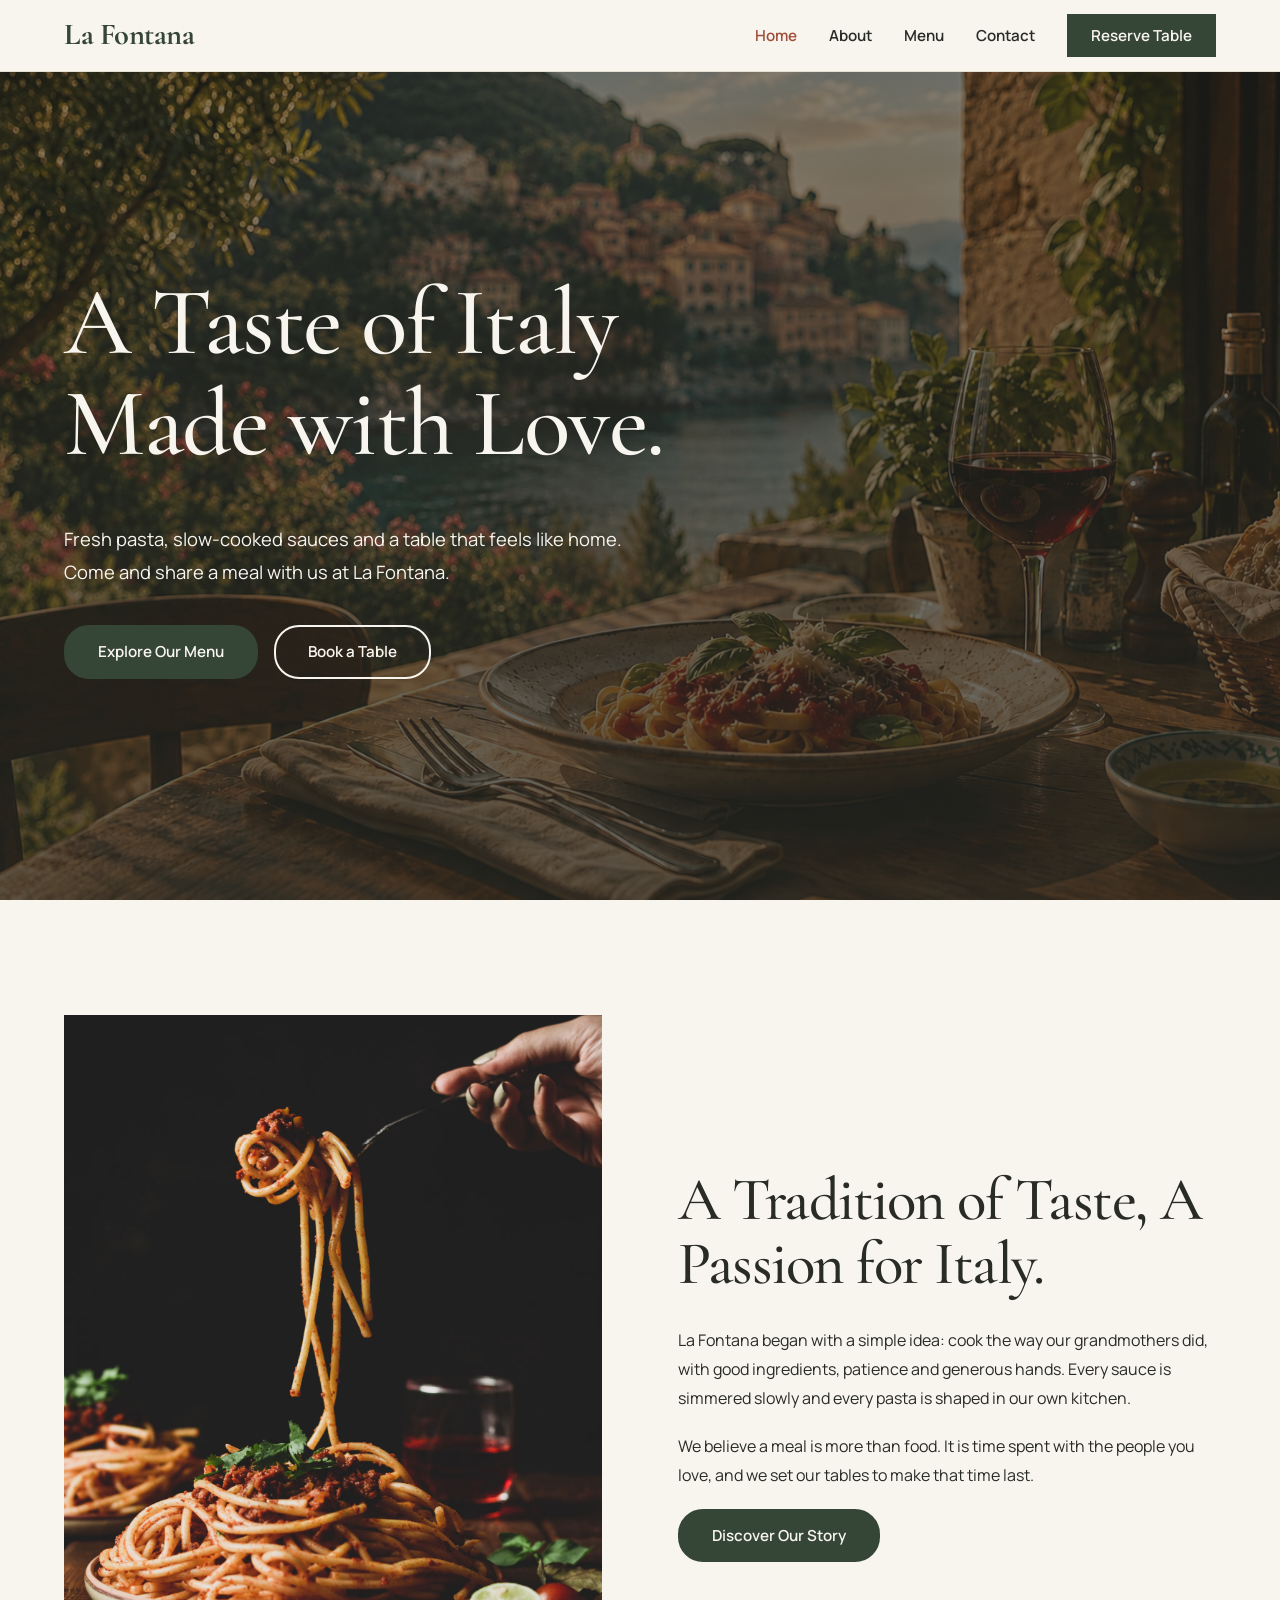
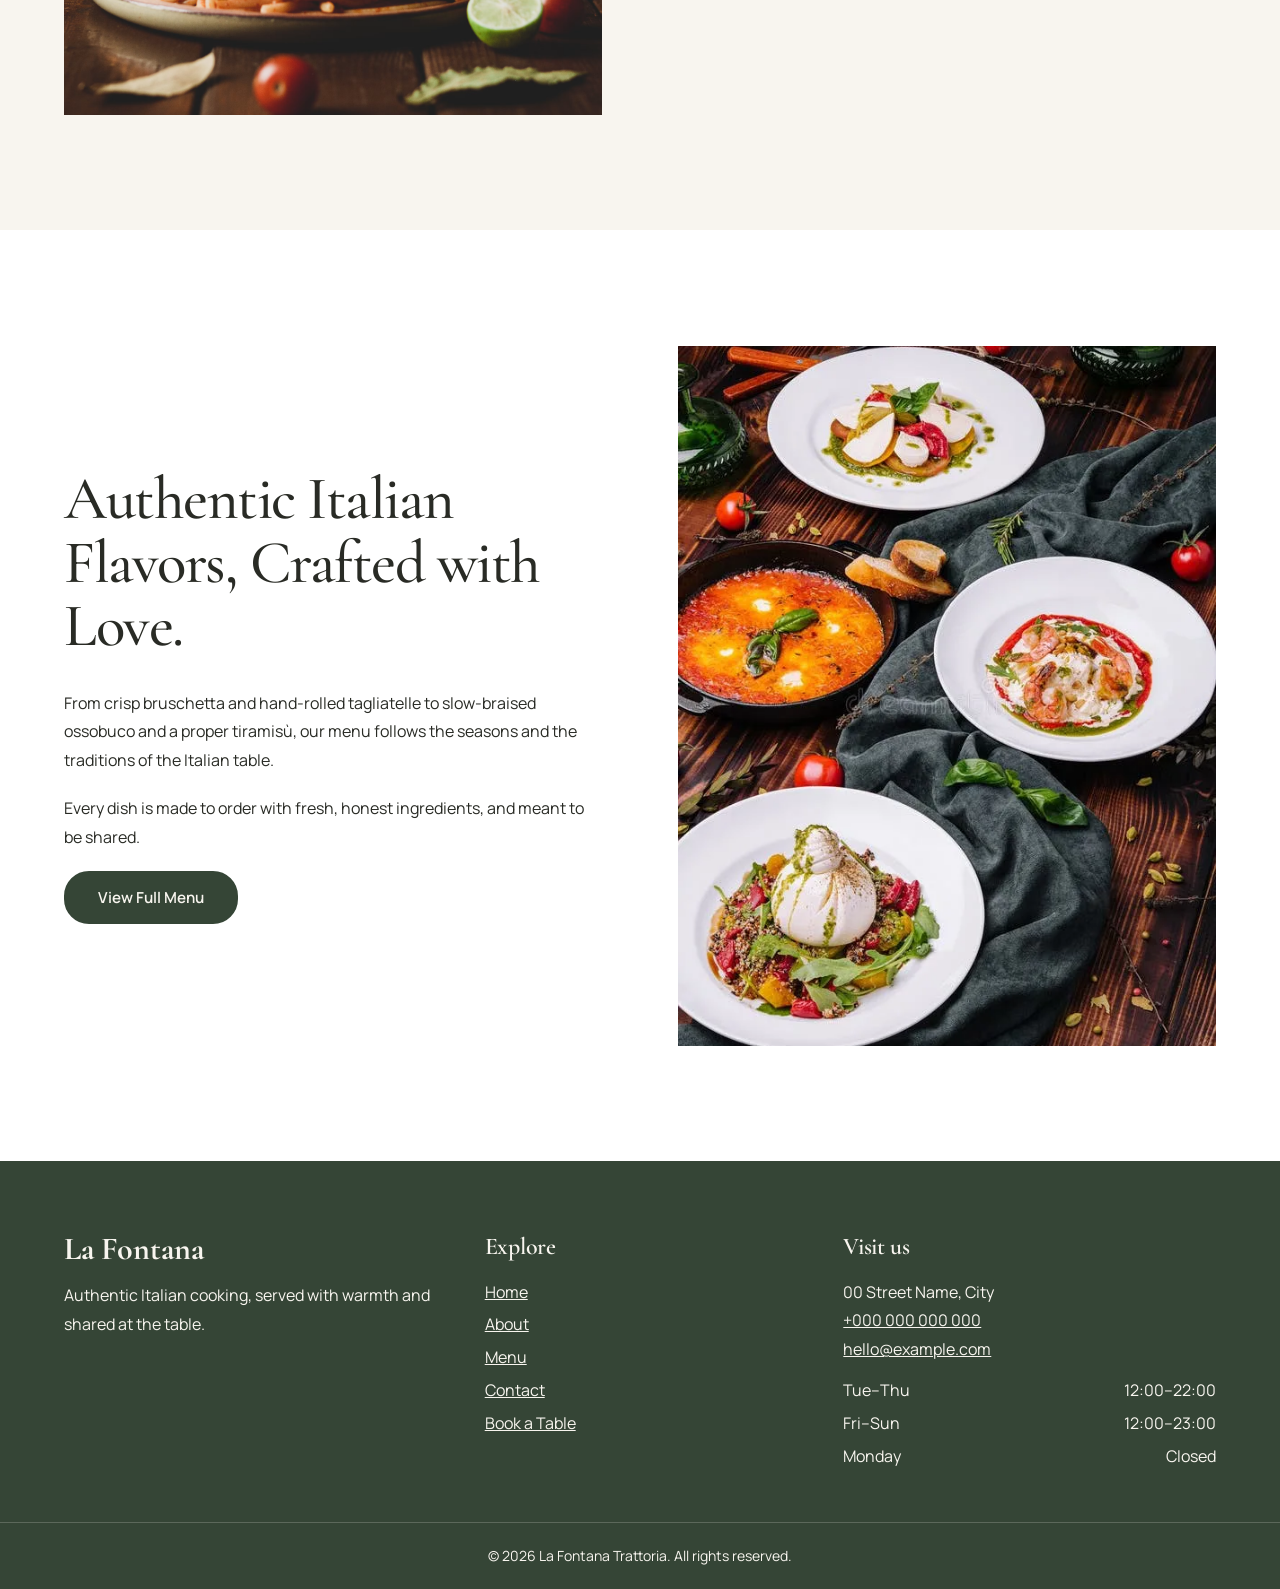
<file: index.html>
<!DOCTYPE html>
<html lang="en">
<head>
<meta charset="UTF-8">
<meta name="viewport" content="width=device-width, initial-scale=1">
<title>La Fontana Trattoria | Authentic Italian Restaurant</title>
<meta name="description" content="La Fontana Trattoria serves authentic Italian pasta, antipasti and desserts made with love. Explore the menu and book a table.">
<link rel="preconnect" href="https://fonts.googleapis.com">
<link rel="preconnect" href="https://fonts.gstatic.com" crossorigin>
<link href="https://fonts.googleapis.com/css2?family=Cormorant+Garamond:wght@500;600;700&family=Manrope:wght@400;600&display=swap" rel="stylesheet">
<link rel="stylesheet" href="style.css">
<script>try{if(!matchMedia("(prefers-reduced-motion: reduce)").matches&&(!document.referrer||new URL(document.referrer).origin!==location.origin))document.documentElement.classList.add("intro-play")}catch(e){}</script>
<script src="main.js" defer></script>
</head>
<body>
<header class="site-header"><div class="header-inner"><a class="logo" href="index.html">La Fontana</a><button class="nav-toggle" type="button" aria-expanded="false" aria-controls="site-nav" aria-label="Open menu"><span></span><span></span><span></span></button><nav id="site-nav" class="nav" aria-label="Main"><ul>
<li><a aria-current="page" href="index.html">Home</a></li>
<li><a href="about.html">About</a></li>
<li><a href="menu.html">Menu</a></li>
<li><a href="contact.html">Contact</a></li>
<li><a class="btn-reserve" href="booking.html">Reserve Table</a></li>
</ul></nav></div></header>
<div class="intro" aria-hidden="true"><span>La Fontana</span></div>
<main id="main">
<section class="hero" aria-labelledby="hero-title">
<div class="hero-inner">
<h1 id="hero-title" class="hero-anim" style="--i:0">A Taste of Italy<br>Made with Love.</h1>
<p class="hero-anim" style="--i:1">Fresh pasta, slow-cooked sauces and a table that feels like home. Come and share a meal with us at La Fontana.</p>
<div class="hero-actions hero-anim" style="--i:2"><a class="btn" href="menu.html">Explore Our Menu</a><a class="btn btn-ghost" href="booking.html">Book a Table</a></div>
</div>
</section>

<section class="section" aria-labelledby="about-title">
<div class="container split">
<img src="assets/About.png" alt="Guests sharing dishes at a table in La Fontana Trattoria" loading="lazy" width="800" height="700">
<div>
<h2 id="about-title">A Tradition of Taste, A Passion for Italy.</h2>
<p>La Fontana began with a simple idea: cook the way our grandmothers did, with good ingredients, patience and generous hands. Every sauce is simmered slowly and every pasta is shaped in our own kitchen.</p>
<p>We believe a meal is more than food. It is time spent with the people you love, and we set our tables to make that time last.</p>
<a class="btn" href="about.html">Discover Our Story</a>
</div>
</div>
</section>

<section class="section alt" aria-labelledby="menu-title">
<div class="container split">
<div>
<h2 id="menu-title">Authentic Italian Flavors, Crafted with Love.</h2>
<p>From crisp bruschetta and hand-rolled tagliatelle to slow-braised ossobuco and a proper tiramisù, our menu follows the seasons and the traditions of the Italian table.</p>
<p>Every dish is made to order with fresh, honest ingredients, and meant to be shared.</p>
<a class="btn" href="menu.html">View Full Menu</a>
</div>
<img src="assets/Menu.png" alt="Fresh Italian dishes from the La Fontana menu" loading="lazy" width="800" height="700">
</div>
</section>
</main>
<footer class="site-footer">
<div class="footer-grid">
<div><p class="footer-logo">La Fontana</p><p>Authentic Italian cooking, served with warmth and shared at the table.</p></div>
<nav aria-label="Footer"><h2 class="footer-h">Explore</h2><ul class="plain">
<li><a href="index.html">Home</a></li><li><a href="about.html">About</a></li><li><a href="menu.html">Menu</a></li><li><a href="contact.html">Contact</a></li><li><a href="booking.html">Book a Table</a></li>
</ul></nav>
<div><h2 class="footer-h">Visit us</h2>
<address>00 Street Name, City<br><a href="tel:+000000000000">+000 000 000 000</a><br><a href="mailto:hello@example.com">hello@example.com</a></address>
<ul class="plain hours"><li><span>Tue–Thu</span><span>12:00–22:00</span></li><li><span>Fri–Sun</span><span>12:00–23:00</span></li><li><span>Monday</span><span>Closed</span></li></ul></div>
</div>
<div class="footer-bottom">© <span id="year">2026</span> La Fontana Trattoria. All rights reserved.</div>
</footer>
</body>
</html>
</file>
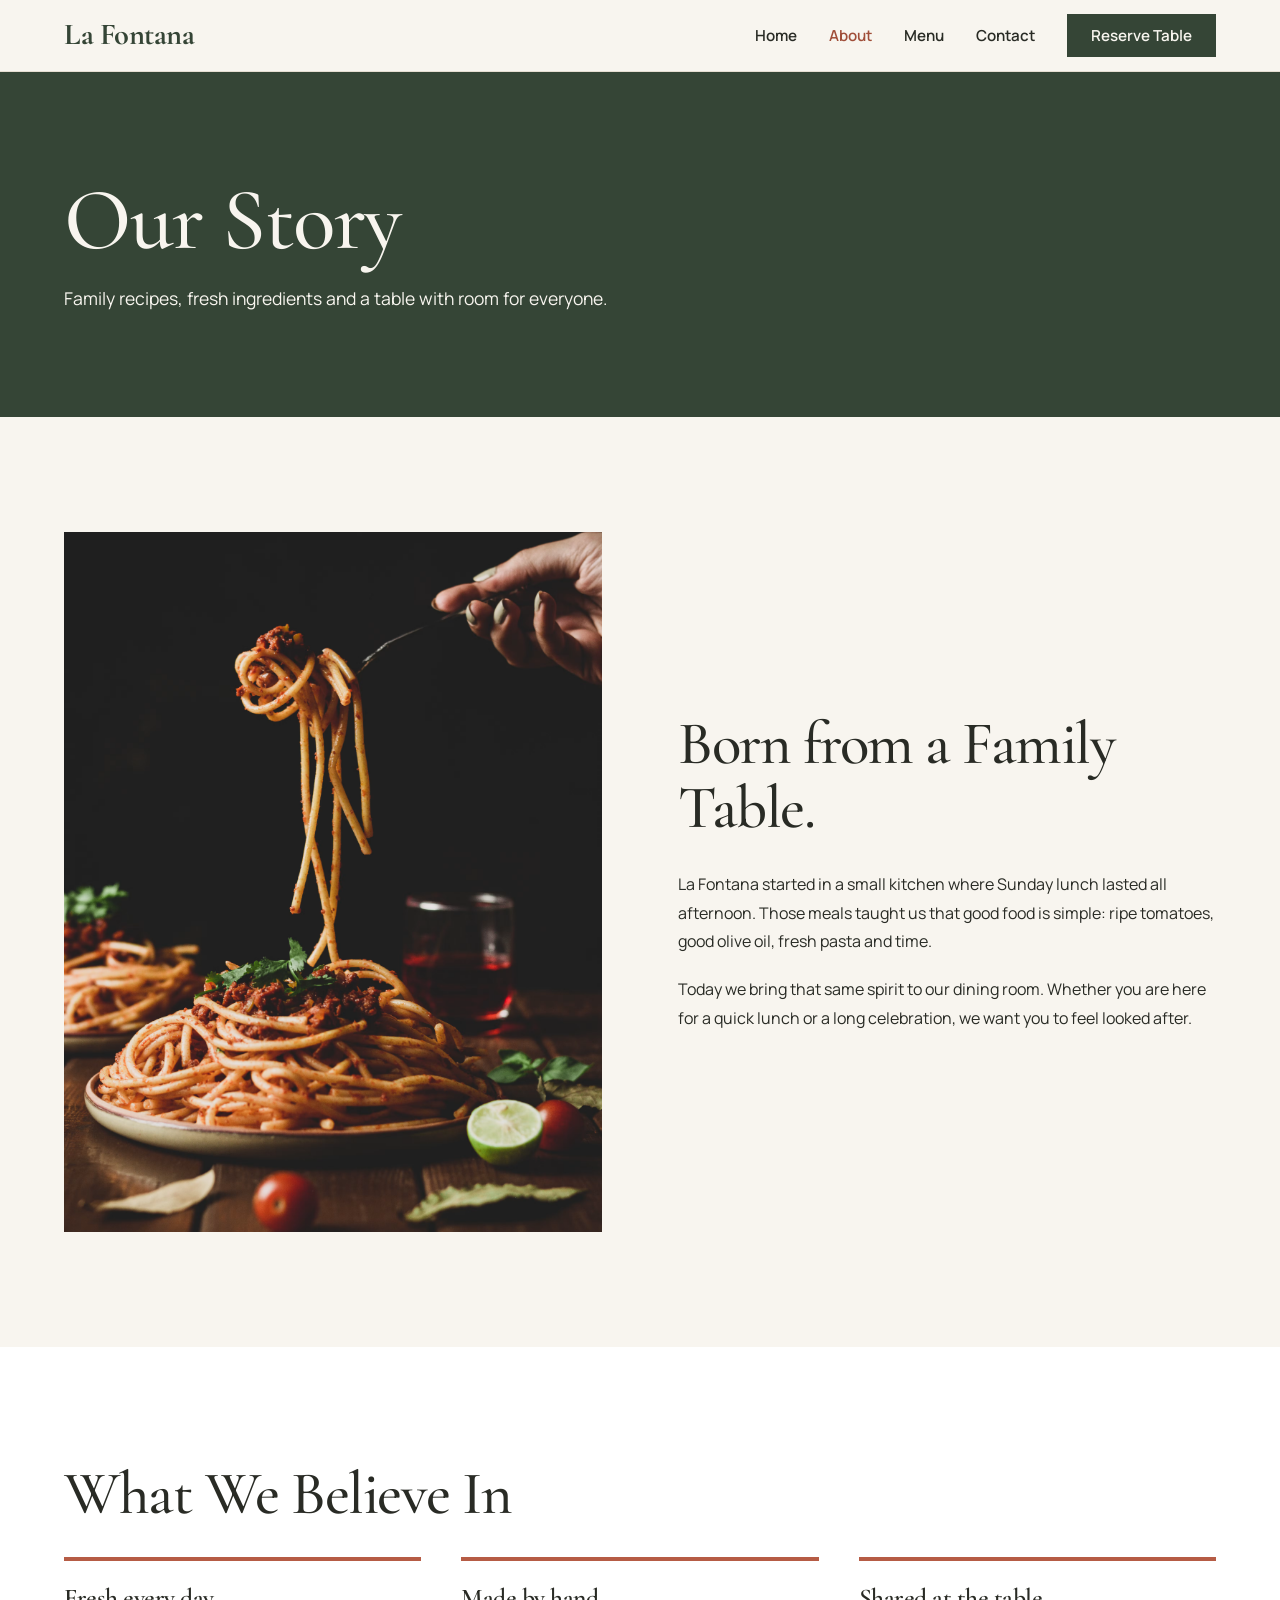
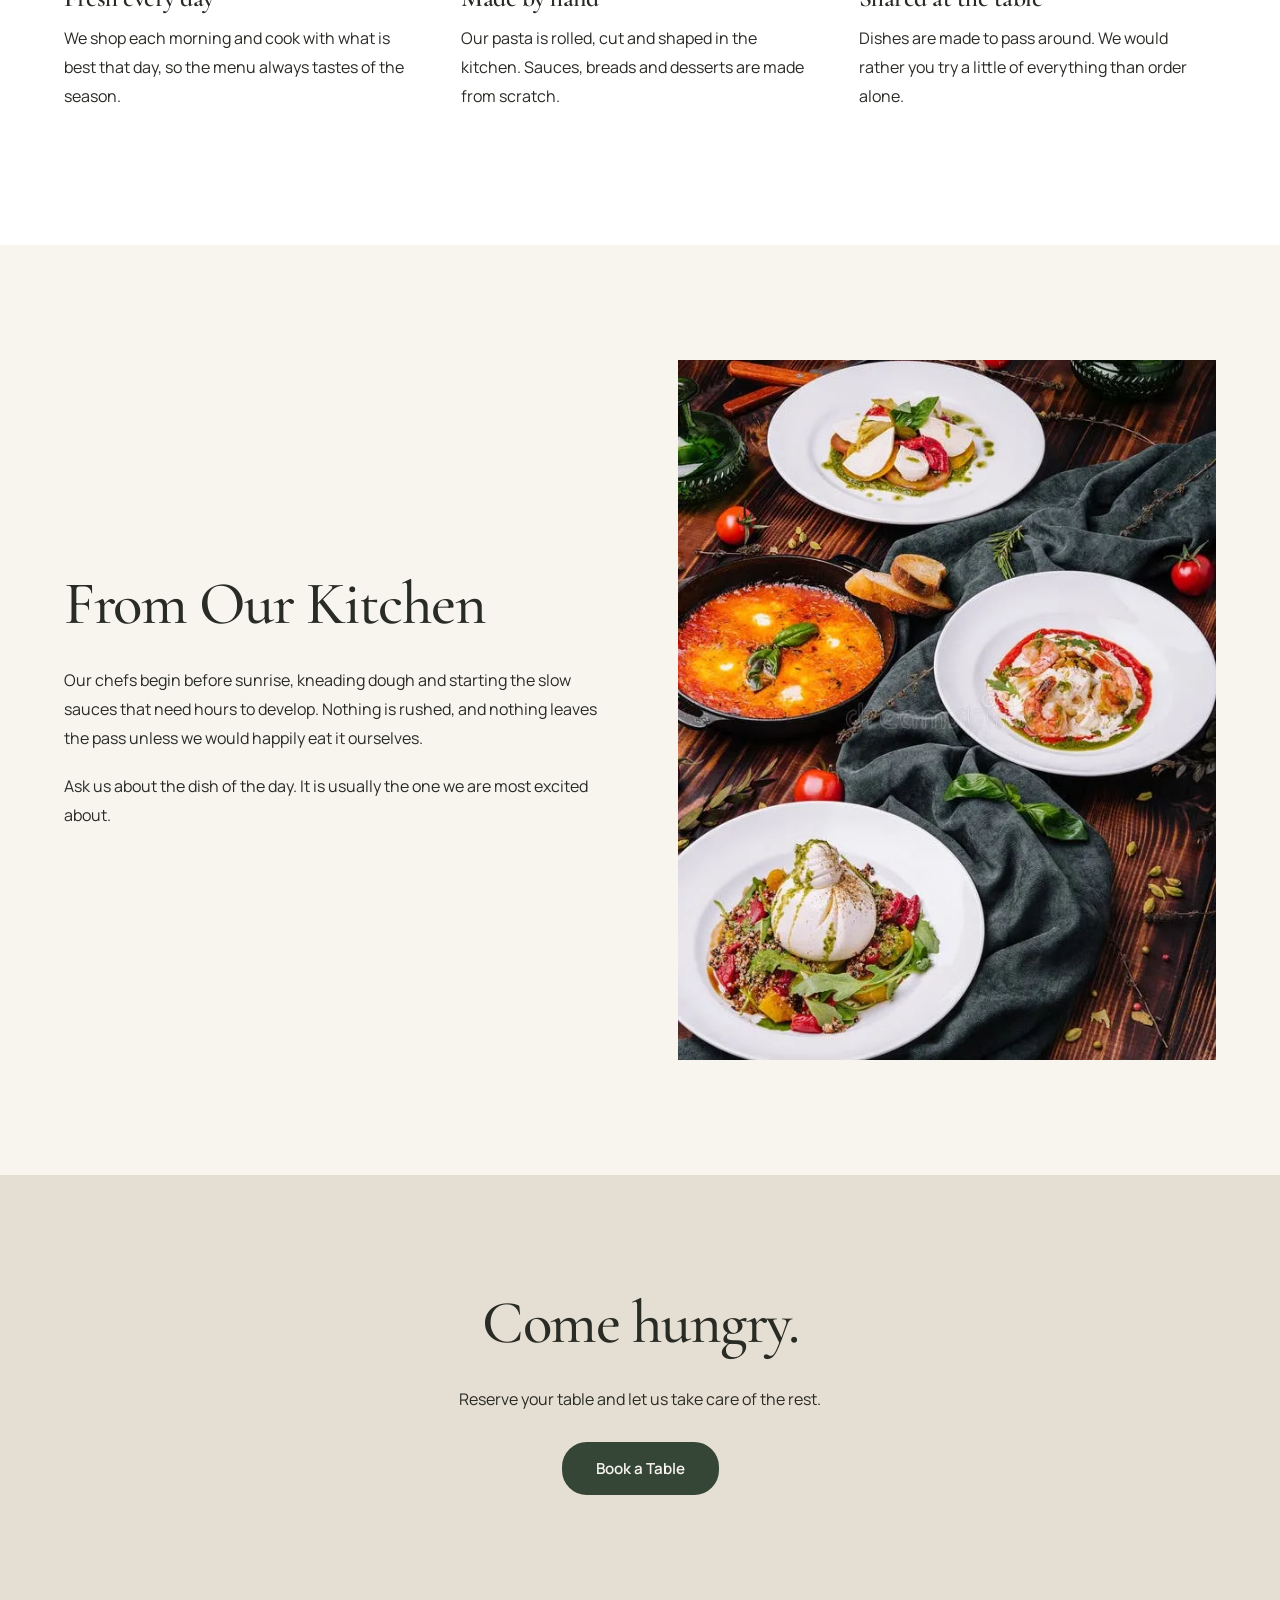
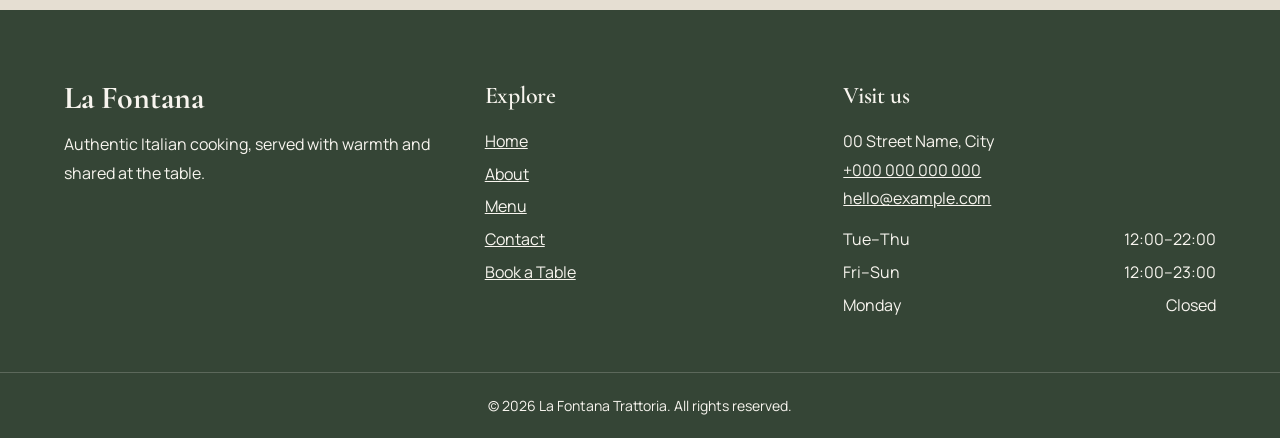
<file: about.html>
<!DOCTYPE html>
<html lang="en">
<head>
<meta charset="UTF-8">
<meta name="viewport" content="width=device-width, initial-scale=1">
<title>Our Story | La Fontana Trattoria</title>
<meta name="description" content="Learn the story behind La Fontana Trattoria: fresh ingredients, handmade pasta and a love of sharing meals.">
<link rel="preconnect" href="https://fonts.googleapis.com">
<link rel="preconnect" href="https://fonts.gstatic.com" crossorigin>
<link href="https://fonts.googleapis.com/css2?family=Cormorant+Garamond:wght@500;600;700&family=Manrope:wght@400;600&display=swap" rel="stylesheet">
<link rel="stylesheet" href="style.css">

<script src="main.js" defer></script>
</head>
<body>
<header class="site-header"><div class="header-inner"><a class="logo" href="index.html">La Fontana</a><button class="nav-toggle" type="button" aria-expanded="false" aria-controls="site-nav" aria-label="Open menu"><span></span><span></span><span></span></button><nav id="site-nav" class="nav" aria-label="Main"><ul>
<li><a href="index.html">Home</a></li>
<li><a aria-current="page" href="about.html">About</a></li>
<li><a href="menu.html">Menu</a></li>
<li><a href="contact.html">Contact</a></li>
<li><a class="btn-reserve" href="booking.html">Reserve Table</a></li>
</ul></nav></div></header>
<main id="main">
<header class="page-header"><h1>Our Story</h1><p>Family recipes, fresh ingredients and a table with room for everyone.</p></header>

<section class="section" aria-labelledby="story-title">
<div class="container split">
<img src="assets/About.png" alt="Guests sharing dishes at a table in La Fontana Trattoria" loading="lazy" width="800" height="700">
<div>
<h2 id="story-title">Born from a Family Table.</h2>
<p>La Fontana started in a small kitchen where Sunday lunch lasted all afternoon. Those meals taught us that good food is simple: ripe tomatoes, good olive oil, fresh pasta and time.</p>
<p>Today we bring that same spirit to our dining room. Whether you are here for a quick lunch or a long celebration, we want you to feel looked after.</p>
</div>
</div>
</section>

<section class="section alt" aria-labelledby="values-title">
<div class="container">
<h2 id="values-title">What We Believe In</h2>
<div class="values">
<div class="value"><h3>Fresh every day</h3><p>We shop each morning and cook with what is best that day, so the menu always tastes of the season.</p></div>
<div class="value"><h3>Made by hand</h3><p>Our pasta is rolled, cut and shaped in the kitchen. Sauces, breads and desserts are made from scratch.</p></div>
<div class="value"><h3>Shared at the table</h3><p>Dishes are made to pass around. We would rather you try a little of everything than order alone.</p></div>
</div>
</div>
</section>

<section class="section" aria-labelledby="kitchen-title">
<div class="container split">
<div>
<h2 id="kitchen-title">From Our Kitchen</h2>
<p>Our chefs begin before sunrise, kneading dough and starting the slow sauces that need hours to develop. Nothing is rushed, and nothing leaves the pass unless we would happily eat it ourselves.</p>
<p>Ask us about the dish of the day. It is usually the one we are most excited about.</p>
</div>
<img src="assets/Menu.png" alt="Dishes being prepared in the La Fontana kitchen" loading="lazy" width="800" height="700">
</div>
</section>

<section class="section cta-band" aria-labelledby="cta-title">
<div class="container"><h2 id="cta-title">Come hungry.</h2><p>Reserve your table and let us take care of the rest.</p><a class="btn" href="booking.html">Book a Table</a></div>
</section>
</main>
<footer class="site-footer">
<div class="footer-grid">
<div><p class="footer-logo">La Fontana</p><p>Authentic Italian cooking, served with warmth and shared at the table.</p></div>
<nav aria-label="Footer"><h2 class="footer-h">Explore</h2><ul class="plain">
<li><a href="index.html">Home</a></li><li><a href="about.html">About</a></li><li><a href="menu.html">Menu</a></li><li><a href="contact.html">Contact</a></li><li><a href="booking.html">Book a Table</a></li>
</ul></nav>
<div><h2 class="footer-h">Visit us</h2>
<address>00 Street Name, City<br><a href="tel:+000000000000">+000 000 000 000</a><br><a href="mailto:hello@example.com">hello@example.com</a></address>
<ul class="plain hours"><li><span>Tue–Thu</span><span>12:00–22:00</span></li><li><span>Fri–Sun</span><span>12:00–23:00</span></li><li><span>Monday</span><span>Closed</span></li></ul></div>
</div>
<div class="footer-bottom">© <span id="year">2026</span> La Fontana Trattoria. All rights reserved.</div>
</footer>
</body>
</html>
</file>
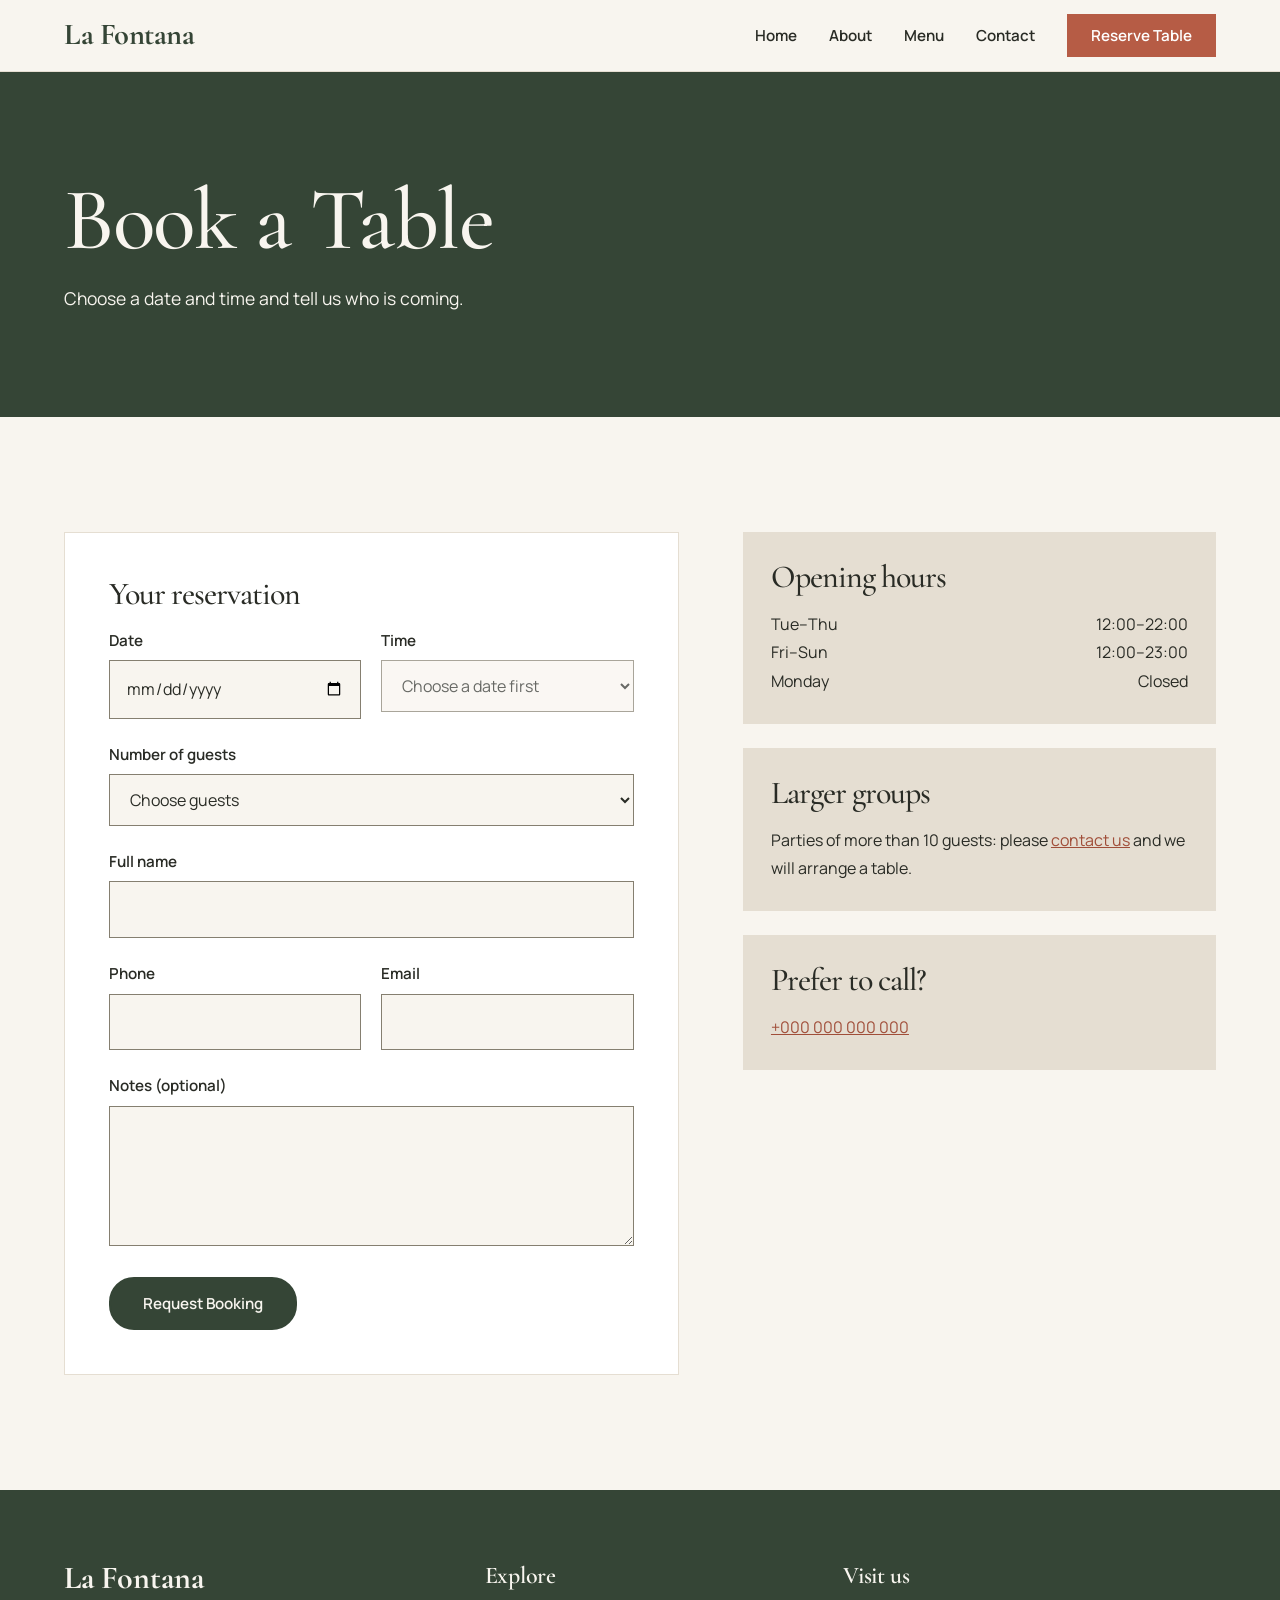
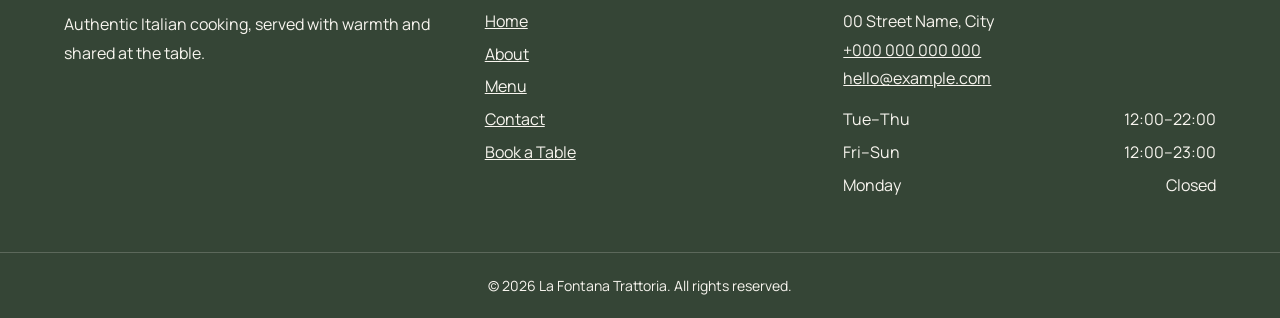
<file: booking.html>
<!DOCTYPE html>
<html lang="en">
<head>
<meta charset="UTF-8">
<meta name="viewport" content="width=device-width, initial-scale=1">
<title>Book a Table | La Fontana Trattoria</title>
<meta name="description" content="Reserve a table at La Fontana Trattoria. Choose your date, time and party size online.">
<link rel="preconnect" href="https://fonts.googleapis.com">
<link rel="preconnect" href="https://fonts.gstatic.com" crossorigin>
<link href="https://fonts.googleapis.com/css2?family=Cormorant+Garamond:wght@500;600;700&family=Manrope:wght@400;600&display=swap" rel="stylesheet">
<link rel="stylesheet" href="style.css">

<script src="main.js" defer></script>
</head>
<body>
<header class="site-header"><div class="header-inner"><a class="logo" href="index.html">La Fontana</a><button class="nav-toggle" type="button" aria-expanded="false" aria-controls="site-nav" aria-label="Open menu"><span></span><span></span><span></span></button><nav id="site-nav" class="nav" aria-label="Main"><ul>
<li><a href="index.html">Home</a></li>
<li><a href="about.html">About</a></li>
<li><a href="menu.html">Menu</a></li>
<li><a href="contact.html">Contact</a></li>
<li><a class="btn-reserve" aria-current="page" href="booking.html">Reserve Table</a></li>
</ul></nav></div></header>
<main id="main">
<header class="page-header"><h1>Book a Table</h1><p>Choose a date and time and tell us who is coming.</p></header>
<section class="section" aria-label="Booking">
<div class="container two-col">
<div class="card">
<h2>Your reservation</h2>
<form id="booking-form" novalidate>
<div class="row">
<div class="field"><label for="date">Date</label><input id="date" name="date" type="date" required data-label="a date" aria-describedby="date-error"><p class="error" id="date-error" aria-live="polite"></p></div>
<div class="field"><label for="time">Time</label><select id="time" name="time" required data-label="a time" aria-describedby="time-hint time-error"><option value="">Choose a date first</option></select><p class="hint" id="time-hint" aria-live="polite"></p><p class="error" id="time-error" aria-live="polite"></p></div>
</div>
<div class="field"><label for="guests">Number of guests</label><select id="guests" name="guests" required data-label="the number of guests" aria-describedby="guests-error"><option value="">Choose guests</option>
<option value="1">1 guest</option>
<option value="2">2 guests</option>
<option value="3">3 guests</option>
<option value="4">4 guests</option>
<option value="5">5 guests</option>
<option value="6">6 guests</option>
<option value="7">7 guests</option>
<option value="8">8 guests</option>
<option value="9">9 guests</option>
<option value="10">10 guests</option>
</select><p class="error" id="guests-error" aria-live="polite"></p></div>
<div class="field"><label for="name">Full name</label><input id="name" name="name" type="text" autocomplete="name" required aria-describedby="name-error"><p class="error" id="name-error" aria-live="polite"></p></div>
<div class="row">
<div class="field"><label for="phone">Phone</label><input id="phone" name="phone" type="tel" autocomplete="tel" required aria-describedby="phone-error"><p class="error" id="phone-error" aria-live="polite"></p></div>
<div class="field"><label for="email">Email</label><input id="email" name="email" type="email" autocomplete="email" required aria-describedby="email-error"><p class="error" id="email-error" aria-live="polite"></p></div>
</div>
<div class="field"><label for="notes">Notes (optional)</label><textarea id="notes" name="notes" aria-describedby="notes-error"></textarea><p class="error" id="notes-error" aria-live="polite"></p></div>
<button class="btn" type="submit">Request Booking</button>
</form>
<div id="confirmation" class="confirm" tabindex="-1" hidden><h2 id="confirm-title"></h2><p id="confirm-intro"></p><dl id="confirm-list"></dl><a class="btn" href="index.html">Back to Home</a></div>
</div>
<aside aria-label="Booking information">
<div class="side-box"><h2>Opening hours</h2>
<ul class="plain hours"><li><span>Tue–Thu</span><span>12:00–22:00</span></li><li><span>Fri–Sun</span><span>12:00–23:00</span></li><li><span>Monday</span><span>Closed</span></li></ul>
</div>
<div class="side-box"><h2>Larger groups</h2><p>Parties of more than 10 guests: please <a href="contact.html">contact us</a> and we will arrange a table.</p></div>
<div class="side-box"><h2>Prefer to call?</h2><p><a href="tel:+000000000000">+000 000 000 000</a></p></div>
</aside>
</div>
</section>
</main>
<footer class="site-footer">
<div class="footer-grid">
<div><p class="footer-logo">La Fontana</p><p>Authentic Italian cooking, served with warmth and shared at the table.</p></div>
<nav aria-label="Footer"><h2 class="footer-h">Explore</h2><ul class="plain">
<li><a href="index.html">Home</a></li><li><a href="about.html">About</a></li><li><a href="menu.html">Menu</a></li><li><a href="contact.html">Contact</a></li><li><a href="booking.html">Book a Table</a></li>
</ul></nav>
<div><h2 class="footer-h">Visit us</h2>
<address>00 Street Name, City<br><a href="tel:+000000000000">+000 000 000 000</a><br><a href="mailto:hello@example.com">hello@example.com</a></address>
<ul class="plain hours"><li><span>Tue–Thu</span><span>12:00–22:00</span></li><li><span>Fri–Sun</span><span>12:00–23:00</span></li><li><span>Monday</span><span>Closed</span></li></ul></div>
</div>
<div class="footer-bottom">© <span id="year">2026</span> La Fontana Trattoria. All rights reserved.</div>
</footer>
</body>
</html>
</file>
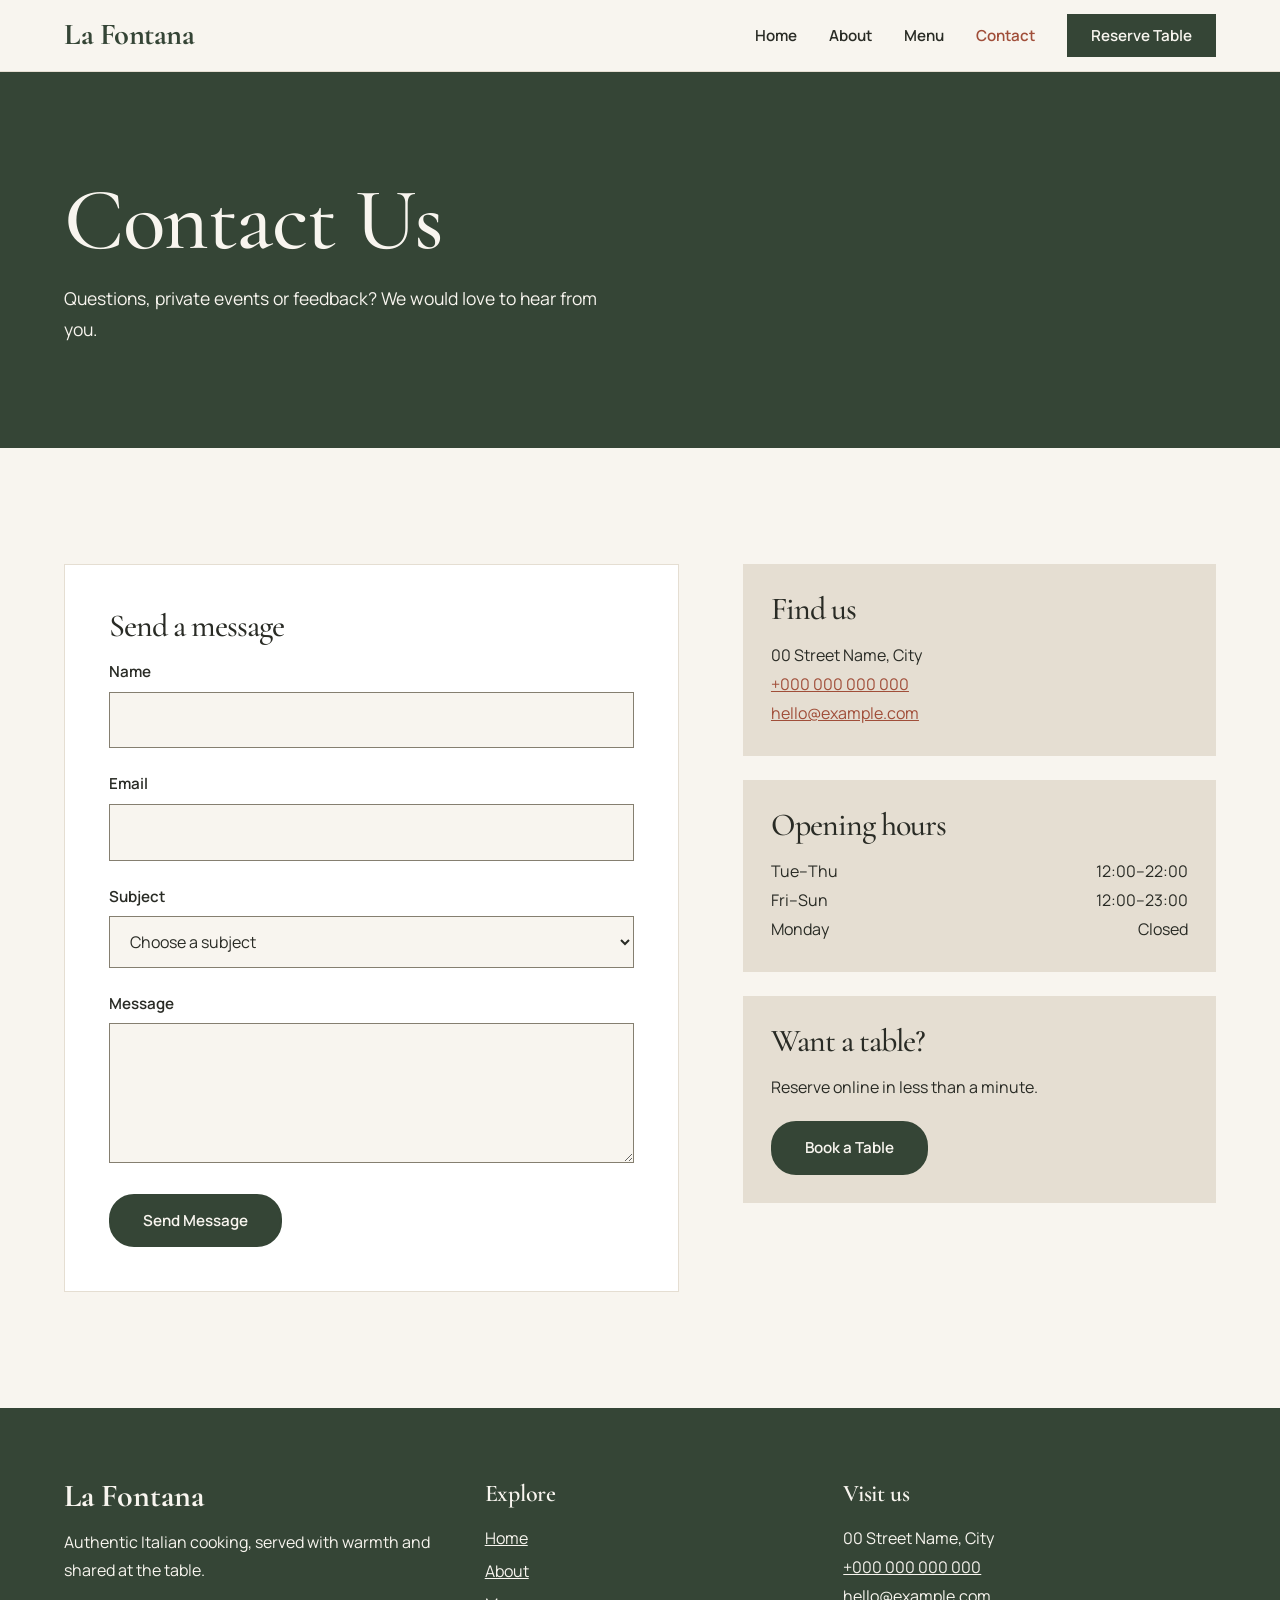
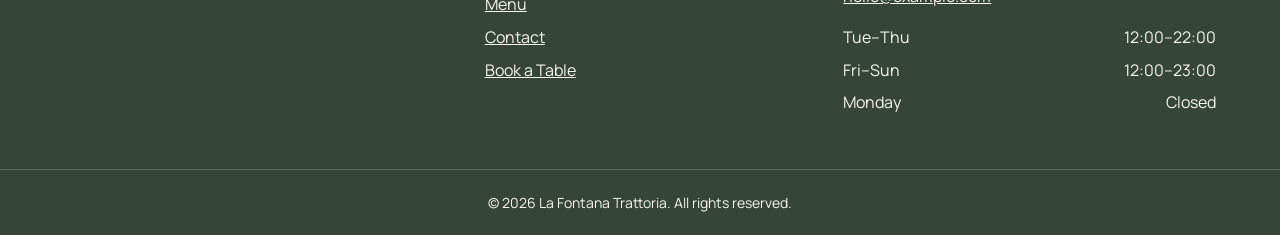
<file: contact.html>
<!DOCTYPE html>
<html lang="en">
<head>
<meta charset="UTF-8">
<meta name="viewport" content="width=device-width, initial-scale=1">
<title>Contact | La Fontana Trattoria</title>
<meta name="description" content="Contact La Fontana Trattoria: address, phone, email, opening hours and a form to send us a message.">
<link rel="preconnect" href="https://fonts.googleapis.com">
<link rel="preconnect" href="https://fonts.gstatic.com" crossorigin>
<link href="https://fonts.googleapis.com/css2?family=Cormorant+Garamond:wght@500;600;700&family=Manrope:wght@400;600&display=swap" rel="stylesheet">
<link rel="stylesheet" href="style.css">

<script src="main.js" defer></script>
</head>
<body>
<header class="site-header"><div class="header-inner"><a class="logo" href="index.html">La Fontana</a><button class="nav-toggle" type="button" aria-expanded="false" aria-controls="site-nav" aria-label="Open menu"><span></span><span></span><span></span></button><nav id="site-nav" class="nav" aria-label="Main"><ul>
<li><a href="index.html">Home</a></li>
<li><a href="about.html">About</a></li>
<li><a href="menu.html">Menu</a></li>
<li><a aria-current="page" href="contact.html">Contact</a></li>
<li><a class="btn-reserve" href="booking.html">Reserve Table</a></li>
</ul></nav></div></header>
<main id="main">
<header class="page-header"><h1>Contact Us</h1><p>Questions, private events or feedback? We would love to hear from you.</p></header>
<section class="section" aria-label="Contact">
<div class="container two-col">
<div class="card">
<h2>Send a message</h2>
<form id="contact-form" novalidate>
<div class="field"><label for="name">Name</label><input id="name" name="name" type="text" autocomplete="name" required data-label="your name" aria-describedby="name-error"><p class="error" id="name-error" aria-live="polite"></p></div>
<div class="field"><label for="email">Email</label><input id="email" name="email" type="email" autocomplete="email" required aria-describedby="email-error"><p class="error" id="email-error" aria-live="polite"></p></div>
<div class="field"><label for="subject">Subject</label><select id="subject" name="subject" required data-label="a subject" aria-describedby="subject-error"><option value="">Choose a subject</option><option>General enquiry</option><option>Private events</option><option>Feedback</option><option>Other</option></select><p class="error" id="subject-error" aria-live="polite"></p></div>
<div class="field"><label for="message">Message</label><textarea id="message" name="message" required data-label="your message" aria-describedby="message-error"></textarea><p class="error" id="message-error" aria-live="polite"></p></div>
<button class="btn" type="submit">Send Message</button>
</form>
<div id="confirmation" class="confirm" tabindex="-1" hidden><h2 id="confirm-title"></h2><p id="confirm-intro"></p><dl id="confirm-list"></dl><a class="btn" href="index.html">Back to Home</a></div>
</div>
<aside aria-label="Restaurant details">
<div class="side-box"><h2>Find us</h2>
<address>00 Street Name, City<br><a href="tel:+000000000000">+000 000 000 000</a><br><a href="mailto:hello@example.com">hello@example.com</a></address></div>
<div class="side-box"><h2>Opening hours</h2>
<ul class="plain hours"><li><span>Tue–Thu</span><span>12:00–22:00</span></li><li><span>Fri–Sun</span><span>12:00–23:00</span></li><li><span>Monday</span><span>Closed</span></li></ul>
</div>
<div class="side-box"><h2>Want a table?</h2><p>Reserve online in less than a minute.</p><a class="btn" href="booking.html">Book a Table</a></div>
</aside>
</div>
</section>
</main>
<footer class="site-footer">
<div class="footer-grid">
<div><p class="footer-logo">La Fontana</p><p>Authentic Italian cooking, served with warmth and shared at the table.</p></div>
<nav aria-label="Footer"><h2 class="footer-h">Explore</h2><ul class="plain">
<li><a href="index.html">Home</a></li><li><a href="about.html">About</a></li><li><a href="menu.html">Menu</a></li><li><a href="contact.html">Contact</a></li><li><a href="booking.html">Book a Table</a></li>
</ul></nav>
<div><h2 class="footer-h">Visit us</h2>
<address>00 Street Name, City<br><a href="tel:+000000000000">+000 000 000 000</a><br><a href="mailto:hello@example.com">hello@example.com</a></address>
<ul class="plain hours"><li><span>Tue–Thu</span><span>12:00–22:00</span></li><li><span>Fri–Sun</span><span>12:00–23:00</span></li><li><span>Monday</span><span>Closed</span></li></ul></div>
</div>
<div class="footer-bottom">© <span id="year">2026</span> La Fontana Trattoria. All rights reserved.</div>
</footer>
</body>
</html>
</file>
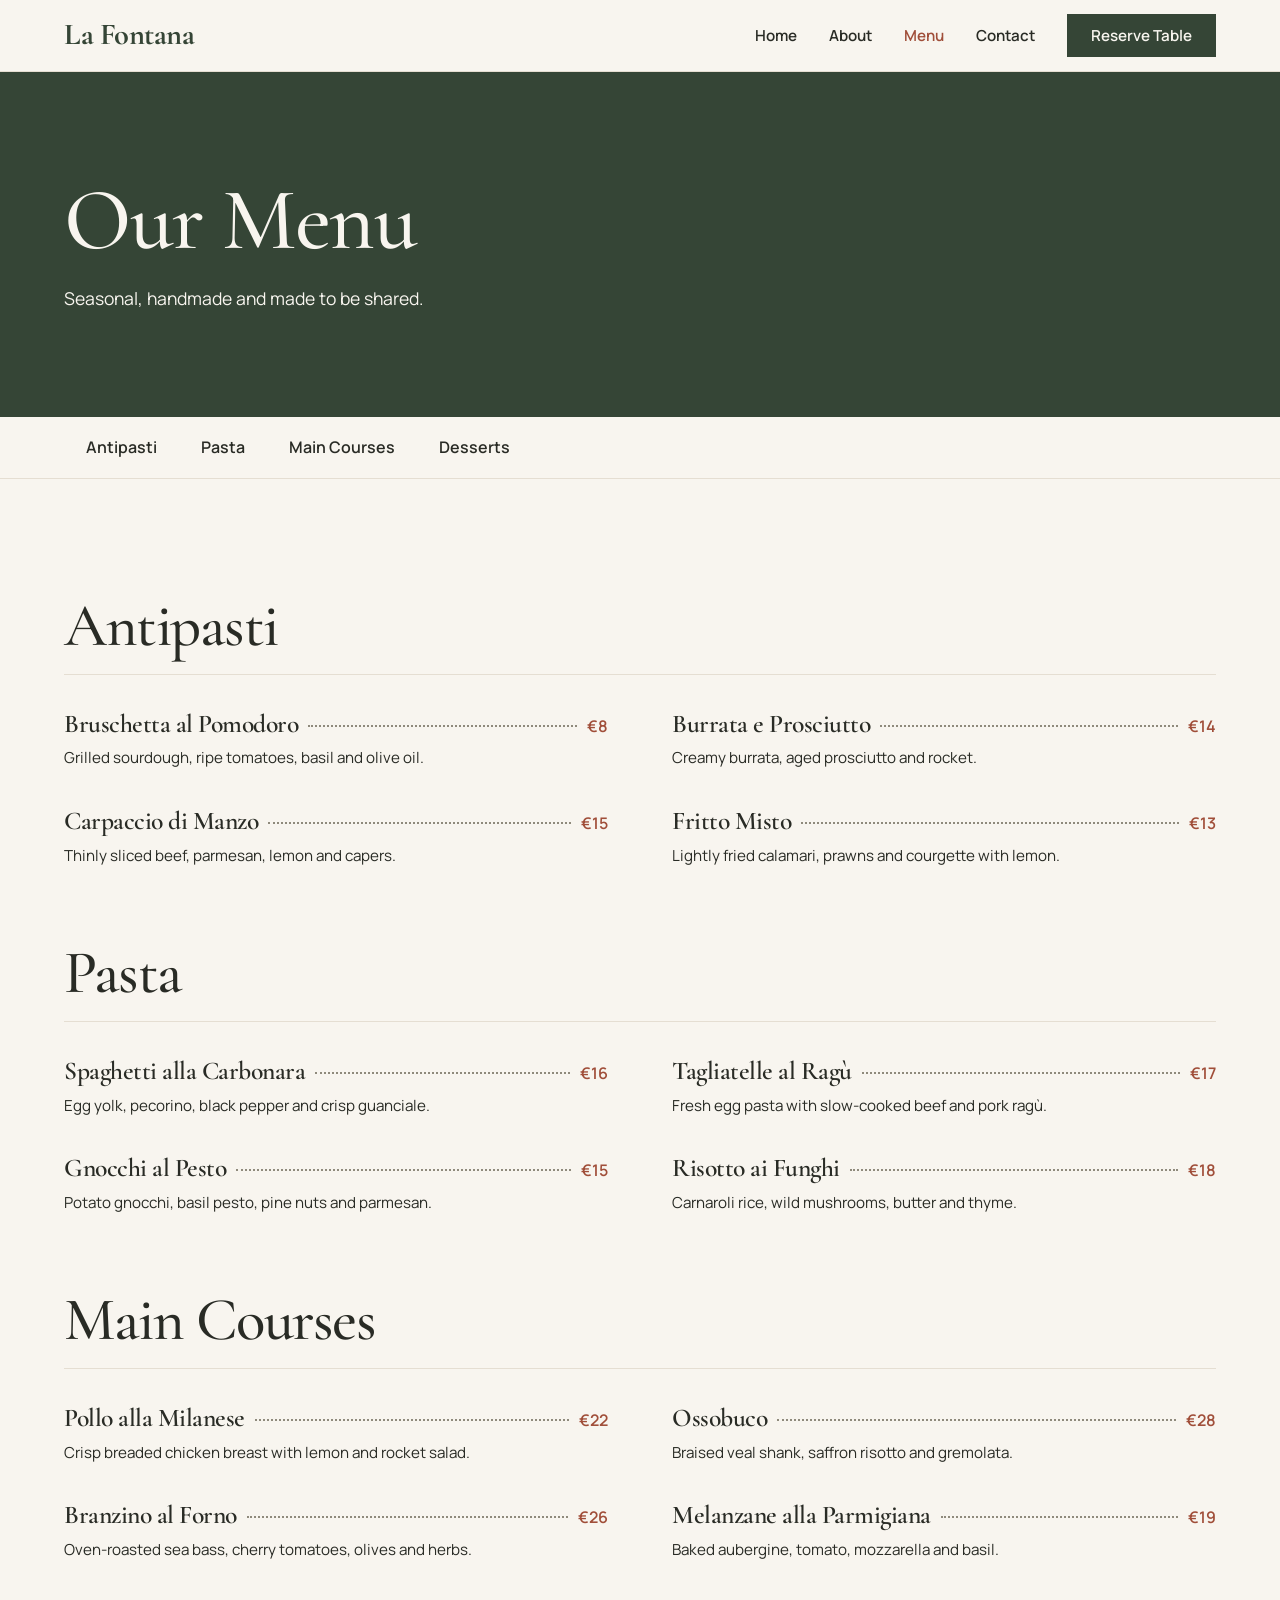
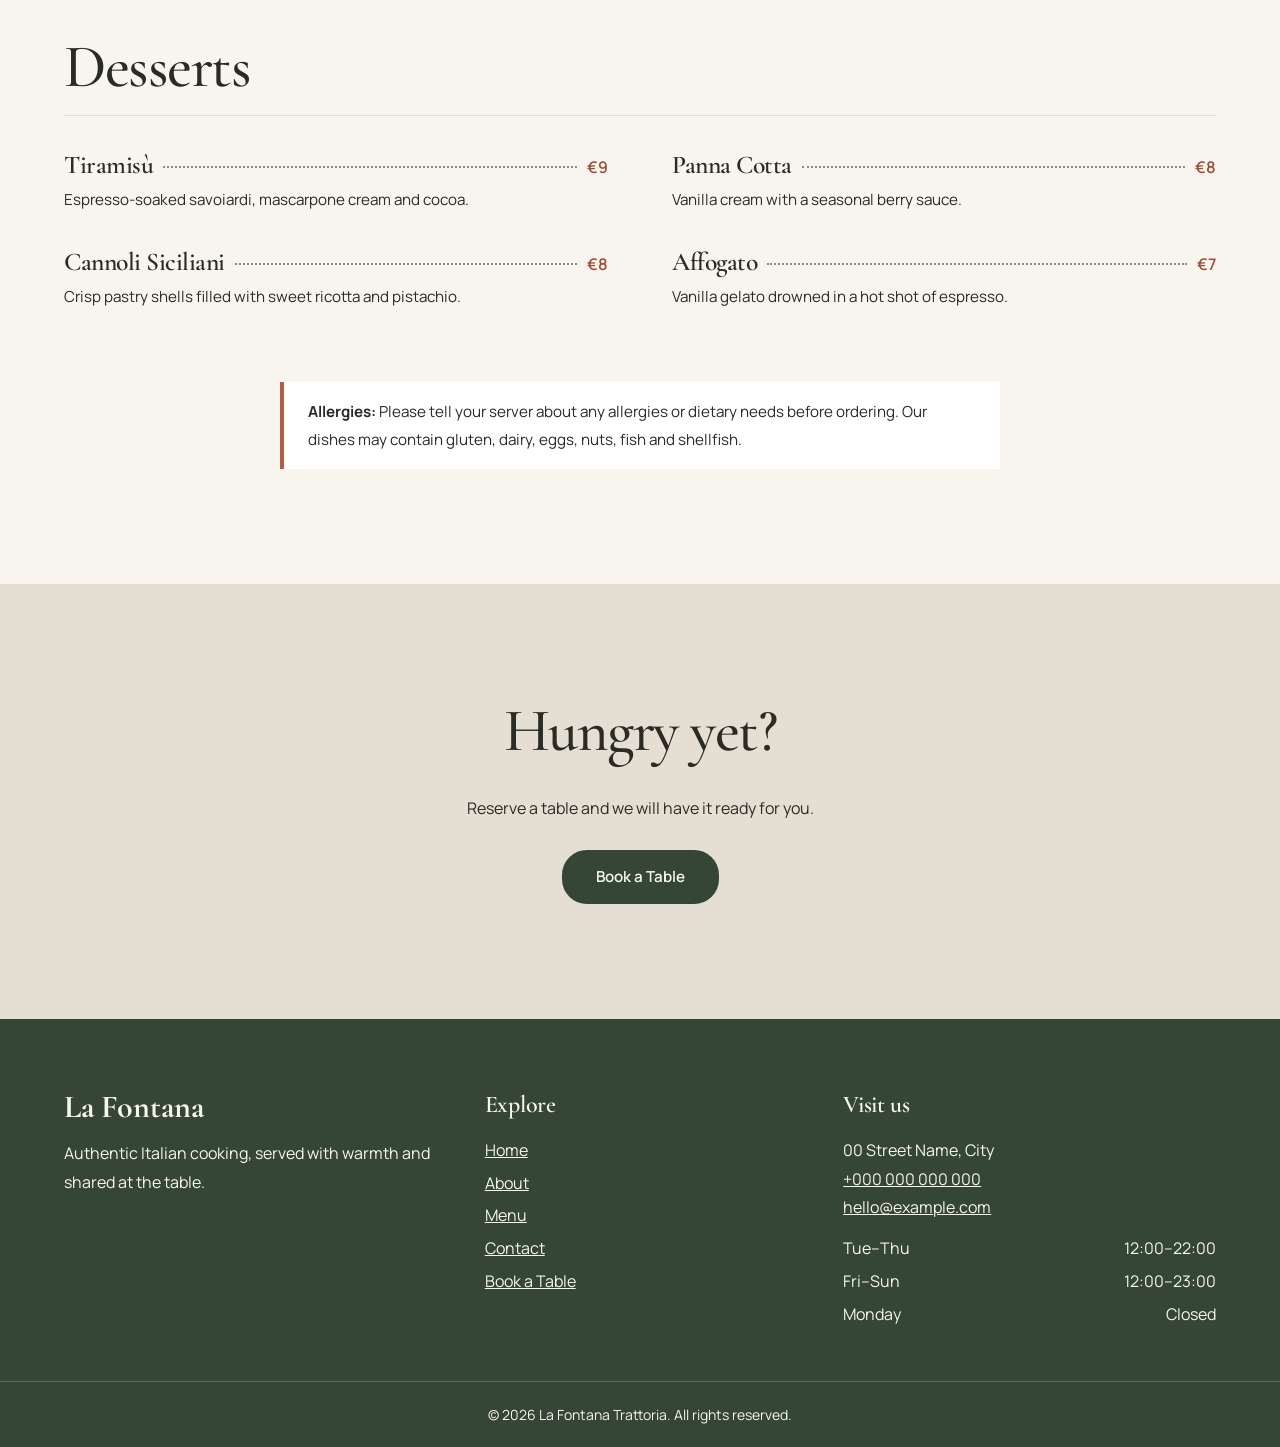
<file: menu.html>
<!DOCTYPE html>
<html lang="en">
<head>
<meta charset="UTF-8">
<meta name="viewport" content="width=device-width, initial-scale=1">
<title>Menu | La Fontana Trattoria</title>
<meta name="description" content="Browse the La Fontana menu: antipasti, handmade pasta, main courses and classic Italian desserts.">
<link rel="preconnect" href="https://fonts.googleapis.com">
<link rel="preconnect" href="https://fonts.gstatic.com" crossorigin>
<link href="https://fonts.googleapis.com/css2?family=Cormorant+Garamond:wght@500;600;700&family=Manrope:wght@400;600&display=swap" rel="stylesheet">
<link rel="stylesheet" href="style.css">

<script src="main.js" defer></script>
</head>
<body>
<header class="site-header"><div class="header-inner"><a class="logo" href="index.html">La Fontana</a><button class="nav-toggle" type="button" aria-expanded="false" aria-controls="site-nav" aria-label="Open menu"><span></span><span></span><span></span></button><nav id="site-nav" class="nav" aria-label="Main"><ul>
<li><a href="index.html">Home</a></li>
<li><a href="about.html">About</a></li>
<li><a aria-current="page" href="menu.html">Menu</a></li>
<li><a href="contact.html">Contact</a></li>
<li><a class="btn-reserve" href="booking.html">Reserve Table</a></li>
</ul></nav></div></header>
<main id="main">
<header class="page-header"><h1>Our Menu</h1><p>Seasonal, handmade and made to be shared.</p></header>
<nav class="cat-bar" aria-label="Menu categories"><a href="#antipasti">Antipasti</a><a href="#pasta">Pasta</a><a href="#main-courses">Main Courses</a><a href="#desserts">Desserts</a></nav>
<section class="section" aria-label="Menu">
<div class="container">
<section class="menu-cat" id="antipasti" aria-labelledby="h-antipasti"><h2 id="h-antipasti">Antipasti</h2><div class="menu-list">
<article class="dish"><div class="dish-head"><h3>Bruschetta al Pomodoro</h3><span class="leader" aria-hidden="true"></span><span class="price">€8</span></div><p>Grilled sourdough, ripe tomatoes, basil and olive oil.</p></article>
<article class="dish"><div class="dish-head"><h3>Burrata e Prosciutto</h3><span class="leader" aria-hidden="true"></span><span class="price">€14</span></div><p>Creamy burrata, aged prosciutto and rocket.</p></article>
<article class="dish"><div class="dish-head"><h3>Carpaccio di Manzo</h3><span class="leader" aria-hidden="true"></span><span class="price">€15</span></div><p>Thinly sliced beef, parmesan, lemon and capers.</p></article>
<article class="dish"><div class="dish-head"><h3>Fritto Misto</h3><span class="leader" aria-hidden="true"></span><span class="price">€13</span></div><p>Lightly fried calamari, prawns and courgette with lemon.</p></article>
</div></section>
<section class="menu-cat" id="pasta" aria-labelledby="h-pasta"><h2 id="h-pasta">Pasta</h2><div class="menu-list">
<article class="dish"><div class="dish-head"><h3>Spaghetti alla Carbonara</h3><span class="leader" aria-hidden="true"></span><span class="price">€16</span></div><p>Egg yolk, pecorino, black pepper and crisp guanciale.</p></article>
<article class="dish"><div class="dish-head"><h3>Tagliatelle al Ragù</h3><span class="leader" aria-hidden="true"></span><span class="price">€17</span></div><p>Fresh egg pasta with slow-cooked beef and pork ragù.</p></article>
<article class="dish"><div class="dish-head"><h3>Gnocchi al Pesto</h3><span class="leader" aria-hidden="true"></span><span class="price">€15</span></div><p>Potato gnocchi, basil pesto, pine nuts and parmesan.</p></article>
<article class="dish"><div class="dish-head"><h3>Risotto ai Funghi</h3><span class="leader" aria-hidden="true"></span><span class="price">€18</span></div><p>Carnaroli rice, wild mushrooms, butter and thyme.</p></article>
</div></section>
<section class="menu-cat" id="main-courses" aria-labelledby="h-main"><h2 id="h-main">Main Courses</h2><div class="menu-list">
<article class="dish"><div class="dish-head"><h3>Pollo alla Milanese</h3><span class="leader" aria-hidden="true"></span><span class="price">€22</span></div><p>Crisp breaded chicken breast with lemon and rocket salad.</p></article>
<article class="dish"><div class="dish-head"><h3>Ossobuco</h3><span class="leader" aria-hidden="true"></span><span class="price">€28</span></div><p>Braised veal shank, saffron risotto and gremolata.</p></article>
<article class="dish"><div class="dish-head"><h3>Branzino al Forno</h3><span class="leader" aria-hidden="true"></span><span class="price">€26</span></div><p>Oven-roasted sea bass, cherry tomatoes, olives and herbs.</p></article>
<article class="dish"><div class="dish-head"><h3>Melanzane alla Parmigiana</h3><span class="leader" aria-hidden="true"></span><span class="price">€19</span></div><p>Baked aubergine, tomato, mozzarella and basil.</p></article>
</div></section>
<section class="menu-cat" id="desserts" aria-labelledby="h-desserts"><h2 id="h-desserts">Desserts</h2><div class="menu-list">
<article class="dish"><div class="dish-head"><h3>Tiramisù</h3><span class="leader" aria-hidden="true"></span><span class="price">€9</span></div><p>Espresso-soaked savoiardi, mascarpone cream and cocoa.</p></article>
<article class="dish"><div class="dish-head"><h3>Panna Cotta</h3><span class="leader" aria-hidden="true"></span><span class="price">€8</span></div><p>Vanilla cream with a seasonal berry sauce.</p></article>
<article class="dish"><div class="dish-head"><h3>Cannoli Siciliani</h3><span class="leader" aria-hidden="true"></span><span class="price">€8</span></div><p>Crisp pastry shells filled with sweet ricotta and pistachio.</p></article>
<article class="dish"><div class="dish-head"><h3>Affogato</h3><span class="leader" aria-hidden="true"></span><span class="price">€7</span></div><p>Vanilla gelato drowned in a hot shot of espresso.</p></article>
</div></section>
<p class="note"><strong>Allergies:</strong> Please tell your server about any allergies or dietary needs before ordering. Our dishes may contain gluten, dairy, eggs, nuts, fish and shellfish.</p>
</div>
</section>
<section class="section cta-band" aria-labelledby="cta-title">
<div class="container"><h2 id="cta-title">Hungry yet?</h2><p>Reserve a table and we will have it ready for you.</p><a class="btn" href="booking.html">Book a Table</a></div>
</section>
</main>
<footer class="site-footer">
<div class="footer-grid">
<div><p class="footer-logo">La Fontana</p><p>Authentic Italian cooking, served with warmth and shared at the table.</p></div>
<nav aria-label="Footer"><h2 class="footer-h">Explore</h2><ul class="plain">
<li><a href="index.html">Home</a></li><li><a href="about.html">About</a></li><li><a href="menu.html">Menu</a></li><li><a href="contact.html">Contact</a></li><li><a href="booking.html">Book a Table</a></li>
</ul></nav>
<div><h2 class="footer-h">Visit us</h2>
<address>00 Street Name, City<br><a href="tel:+000000000000">+000 000 000 000</a><br><a href="mailto:hello@example.com">hello@example.com</a></address>
<ul class="plain hours"><li><span>Tue–Thu</span><span>12:00–22:00</span></li><li><span>Fri–Sun</span><span>12:00–23:00</span></li><li><span>Monday</span><span>Closed</span></li></ul></div>
</div>
<div class="footer-bottom">© <span id="year">2026</span> La Fontana Trattoria. All rights reserved.</div>
</footer>
</body>
</html>
</file>
<file: style.css>
:root{--cream:#F8F5EF;--olive:#354536;--charcoal:#292B25;--terracotta:#B65C45;--terra-text:#A04E39;--white:#FFFFFF;--beige:#E5DED2;--pad:clamp(20px,5vw,80px);--header-h:72px;--serif:"Cormorant Garamond",Georgia,serif;--sans:"Manrope",system-ui,sans-serif}
*,*::before,*::after{box-sizing:border-box}
html{scroll-behavior:smooth;-webkit-text-size-adjust:100%}
body{margin:0;padding-top:var(--header-h);background:var(--cream);color:var(--charcoal);font:400 16px/1.8 var(--sans)}
img{display:block;max-width:100%}
a{color:var(--terra-text)}
[hidden]{display:none!important}
:focus-visible{outline:3px solid var(--terra-text);outline-offset:3px}
h1,h2,h3{font-family:var(--serif);font-weight:500;letter-spacing:-1.5px;line-height:1.05;margin:0 0 .5em}
h1{font-size:clamp(3rem,8vw,6rem)}
h2{font-size:clamp(2.2rem,5vw,3.8rem)}
h3{font-size:1.6rem;font-weight:600;letter-spacing:-.5px}
p{margin:0 0 1.2em}
.plain{list-style:none;margin:0;padding:0}
address{font-style:normal}
.section{padding:clamp(64px,9vw,120px) var(--pad)}
.container{max-width:1200px;margin:0 auto}

/* Buttons */
.btn{display:inline-block;padding:14px 32px;border:2px solid var(--olive);border-radius:25px;background:var(--olive);color:var(--cream);font:600 .95rem/1.4 var(--sans);text-decoration:none;cursor:pointer;transition:background .25s,border-color .25s,color .25s,transform .25s}
.btn:hover,.btn:focus-visible{background:var(--terracotta);border-color:var(--terracotta);color:var(--white);transform:translateY(-3px)}
.btn-ghost{background:transparent;border-color:var(--cream)}

/* Header */
.site-header{position:fixed;top:0;left:0;right:0;z-index:100;height:var(--header-h);background:var(--cream);border-bottom:1px solid var(--beige)}
.header-inner{height:100%;max-width:1400px;margin:0 auto;padding:0 var(--pad);display:flex;align-items:center;justify-content:space-between}
.logo{font:700 1.9rem/1 var(--serif);letter-spacing:-.5px;color:var(--olive);text-decoration:none}
.nav ul{display:flex;align-items:center;gap:32px;list-style:none;margin:0;padding:0}
.nav a{color:var(--charcoal);text-decoration:none;font-weight:600;font-size:.95rem;transition:color .2s}
.nav a:hover,.nav a[aria-current="page"]{color:var(--terra-text)}
.nav a.btn-reserve{background:var(--olive);color:var(--cream);padding:11px 24px;border-radius:0;transition:background .25s}
.nav a.btn-reserve:hover,.nav a.btn-reserve[aria-current="page"]{background:var(--terracotta);color:var(--white)}
.nav-toggle{display:none;width:44px;height:44px;padding:0;border:0;background:none;cursor:pointer}
.nav-toggle span{display:block;width:24px;height:2px;margin:5px auto;background:var(--charcoal);transition:transform .3s,opacity .3s}
.nav-toggle[aria-expanded="true"] span:nth-child(1){transform:translateY(7px) rotate(45deg)}
.nav-toggle[aria-expanded="true"] span:nth-child(2){opacity:0}
.nav-toggle[aria-expanded="true"] span:nth-child(3){transform:translateY(-7px) rotate(-45deg)}

/* Hero */
.hero{margin-top:calc(var(--header-h)*-1);min-height:100vh;display:flex;align-items:center;padding:calc(var(--header-h) + 40px) var(--pad) 60px;color:var(--cream);background:linear-gradient(rgba(41,43,37,.55),rgba(41,43,37,.75)),url("assets/Hero.png") center/cover no-repeat fixed}
.hero-inner{max-width:760px}
.hero h1{color:var(--cream)}
.hero p{font-size:1.15rem;max-width:560px;margin:24px 0 36px}
.hero-actions{display:flex;gap:16px;flex-wrap:wrap}
.hero :focus-visible{outline-color:var(--white)}

/* Intro (only when JS adds .intro-play) */
.intro{display:none;position:fixed;inset:0;z-index:1000;place-items:center;background:var(--olive);pointer-events:none}
.intro span{font:700 clamp(2.5rem,8vw,5rem)/1 var(--serif);color:var(--cream)}
.intro-play .intro{display:grid;animation:curtain .9s cubic-bezier(.77,0,.18,1) 2.2s forwards}
.intro-play .intro span{opacity:0;animation:logoIn 1.5s ease-out .2s forwards}
.intro-play .hero-anim{opacity:0;animation:rise .8s ease-out forwards;animation-delay:calc(2.9s + var(--i)*.15s)}
@keyframes logoIn{from{opacity:0;letter-spacing:.35em}to{opacity:1;letter-spacing:.02em}}
@keyframes curtain{to{transform:translateY(-100%);visibility:hidden}}
@keyframes rise{from{opacity:0;transform:translateY(28px)}to{opacity:1;transform:none}}

/* Split sections */
.split{display:grid;grid-template-columns:1fr 1fr;gap:clamp(32px,6vw,96px);align-items:center}
.split>*{min-width:0}
.split img{width:100%;height:700px;object-fit:cover}
.alt{background:var(--white)}

/* Page header */
.page-header{background:var(--olive);color:var(--cream);padding:clamp(56px,8vw,110px) var(--pad)}
.page-header h1{font-size:clamp(3rem,7vw,5.5rem);margin:0}
.page-header p{max-width:560px;margin:16px 0 0;font-size:1.1rem}

/* About */
.values{display:grid;grid-template-columns:repeat(3,1fr);gap:40px}
.value{border-top:4px solid var(--terracotta);padding-top:24px}
.cta-band{background:var(--beige);text-align:center}
.cta-band p{max-width:520px;margin:0 auto 28px}

/* Menu */
.cat-bar{position:sticky;top:var(--header-h);z-index:50;display:flex;overflow-x:auto;padding:0 var(--pad);background:var(--cream);border-bottom:1px solid var(--beige);-webkit-overflow-scrolling:touch}
.cat-bar a{flex:none;padding:16px 22px;color:var(--charcoal);font-weight:600;text-decoration:none;white-space:nowrap}
.cat-bar a:hover{color:var(--terra-text)}
.menu-cat{scroll-margin-top:calc(var(--header-h) + 60px);margin-bottom:72px}
.menu-cat h2{padding-bottom:16px;border-bottom:1px solid var(--beige);margin-bottom:36px}
.menu-list{display:grid;grid-template-columns:1fr 1fr;gap:36px 64px}
.dish-head{display:flex;align-items:baseline;gap:10px}
.dish-head h3{margin:0}
.leader{flex:1;min-width:20px;border-bottom:2px dotted #8F8A7C;transform:translateY(-5px)}
.price{font-weight:600;color:var(--terra-text)}
.dish p{margin:4px 0 0;font-size:.95rem}
.note{max-width:720px;margin:0 auto;padding:16px 24px;border-left:4px solid var(--terracotta);background:var(--white);font-size:.95rem}

/* Forms */
.two-col{display:grid;grid-template-columns:1.3fr 1fr;gap:clamp(32px,5vw,72px);align-items:start}
.two-col>*{min-width:0}
.card{background:var(--white);border:1px solid var(--beige);padding:clamp(24px,4vw,44px)}
.side-box{background:var(--beige);padding:28px;margin-bottom:24px}
.side-box h2,.card h2{font-size:2rem;letter-spacing:-1px}
.side-box :last-child{margin-bottom:0}
.hours li{display:flex;justify-content:space-between;gap:16px}
.row{display:grid;grid-template-columns:1fr 1fr;gap:0 20px}
.field{margin-bottom:22px}
label{display:block;margin-bottom:6px;font-size:.95rem;font-weight:600}
input,select,textarea{width:100%;padding:13px 16px;border:1px solid #857F70;border-radius:0;background:var(--cream);color:var(--charcoal);font:inherit}
textarea{min-height:140px;resize:vertical}
input[aria-invalid="true"],select[aria-invalid="true"],textarea[aria-invalid="true"]{border-color:#A8321D;border-width:2px}
.error{margin:6px 0 0;color:#A8321D;font-size:.875rem;font-weight:600}
.error:empty{margin:0}
.hint{margin:6px 0 0;font-size:.875rem}
.hint:empty{margin:0}
.confirm{scroll-margin-top:calc(var(--header-h) + 24px)}
.confirm dl{margin:24px 0}
.confirm dt{font-weight:600;font-size:.875rem;color:var(--terra-text)}
.confirm dd{margin:0 0 14px;overflow-wrap:anywhere}

/* Footer */
.site-footer{background:var(--olive);color:var(--cream)}
.site-footer a{color:var(--cream)}
.site-footer a:hover{color:var(--beige);text-decoration:none}
.site-footer :focus-visible{outline-color:var(--cream)}
.footer-grid{max-width:1400px;margin:0 auto;padding:72px var(--pad) 48px;display:grid;grid-template-columns:1.2fr 1fr 1.2fr;gap:48px}
.footer-logo{font:700 2rem/1 var(--serif);margin-bottom:16px}
.footer-h{font:600 1.5rem/1.2 var(--serif);letter-spacing:-.3px;margin-bottom:16px}
.site-footer li{margin-bottom:4px}
.site-footer .hours{margin-top:12px}
.footer-bottom{padding:20px var(--pad);border-top:1px solid rgba(248,245,239,.2);text-align:center;font-size:.875rem}

/* Responsive */
@media (max-width:992px){
 .split img{height:600px}
 .values{gap:28px}
 .menu-list{gap:32px 40px}
}
@media (max-width:860px){
 .nav-toggle{display:block}
 .nav{position:absolute;top:100%;left:0;right:0;max-height:0;overflow:hidden;visibility:hidden;background:var(--cream);border-bottom:1px solid var(--beige);transition:max-height .35s ease,visibility 0s .35s}
 .nav.is-open{max-height:420px;visibility:visible;transition-delay:0s}
 .nav ul{flex-direction:column;align-items:stretch;gap:0;padding:8px var(--pad) 24px}
 .nav li a{display:block;padding:14px 0}
 .nav a.btn-reserve{margin-top:8px;text-align:center}
 .hero{background-attachment:scroll}
 .split,.two-col{grid-template-columns:1fr}
 .split img{height:450px}
 .values{grid-template-columns:1fr}
 .menu-list{grid-template-columns:1fr}
 .footer-grid{grid-template-columns:1fr 1fr}
 .footer-grid>:first-child{grid-column:1/-1}
}
@media (max-width:560px){
 .split img{height:320px}
 .row{grid-template-columns:1fr}
 .footer-grid{grid-template-columns:1fr}
 .cat-bar a{padding:14px 16px}
}
@media (max-width:480px){
 .split img{height:250px}
 .hero-actions{flex-direction:column}
 .hero-actions .btn{width:100%;text-align:center}
 .logo{font-size:1.6rem}
}
@media (prefers-reduced-motion:reduce){
 *,*::before,*::after{animation:none!important;transition:none!important;scroll-behavior:auto!important}
 .intro{display:none!important}
 .hero-anim{opacity:1!important}
}
</file>
